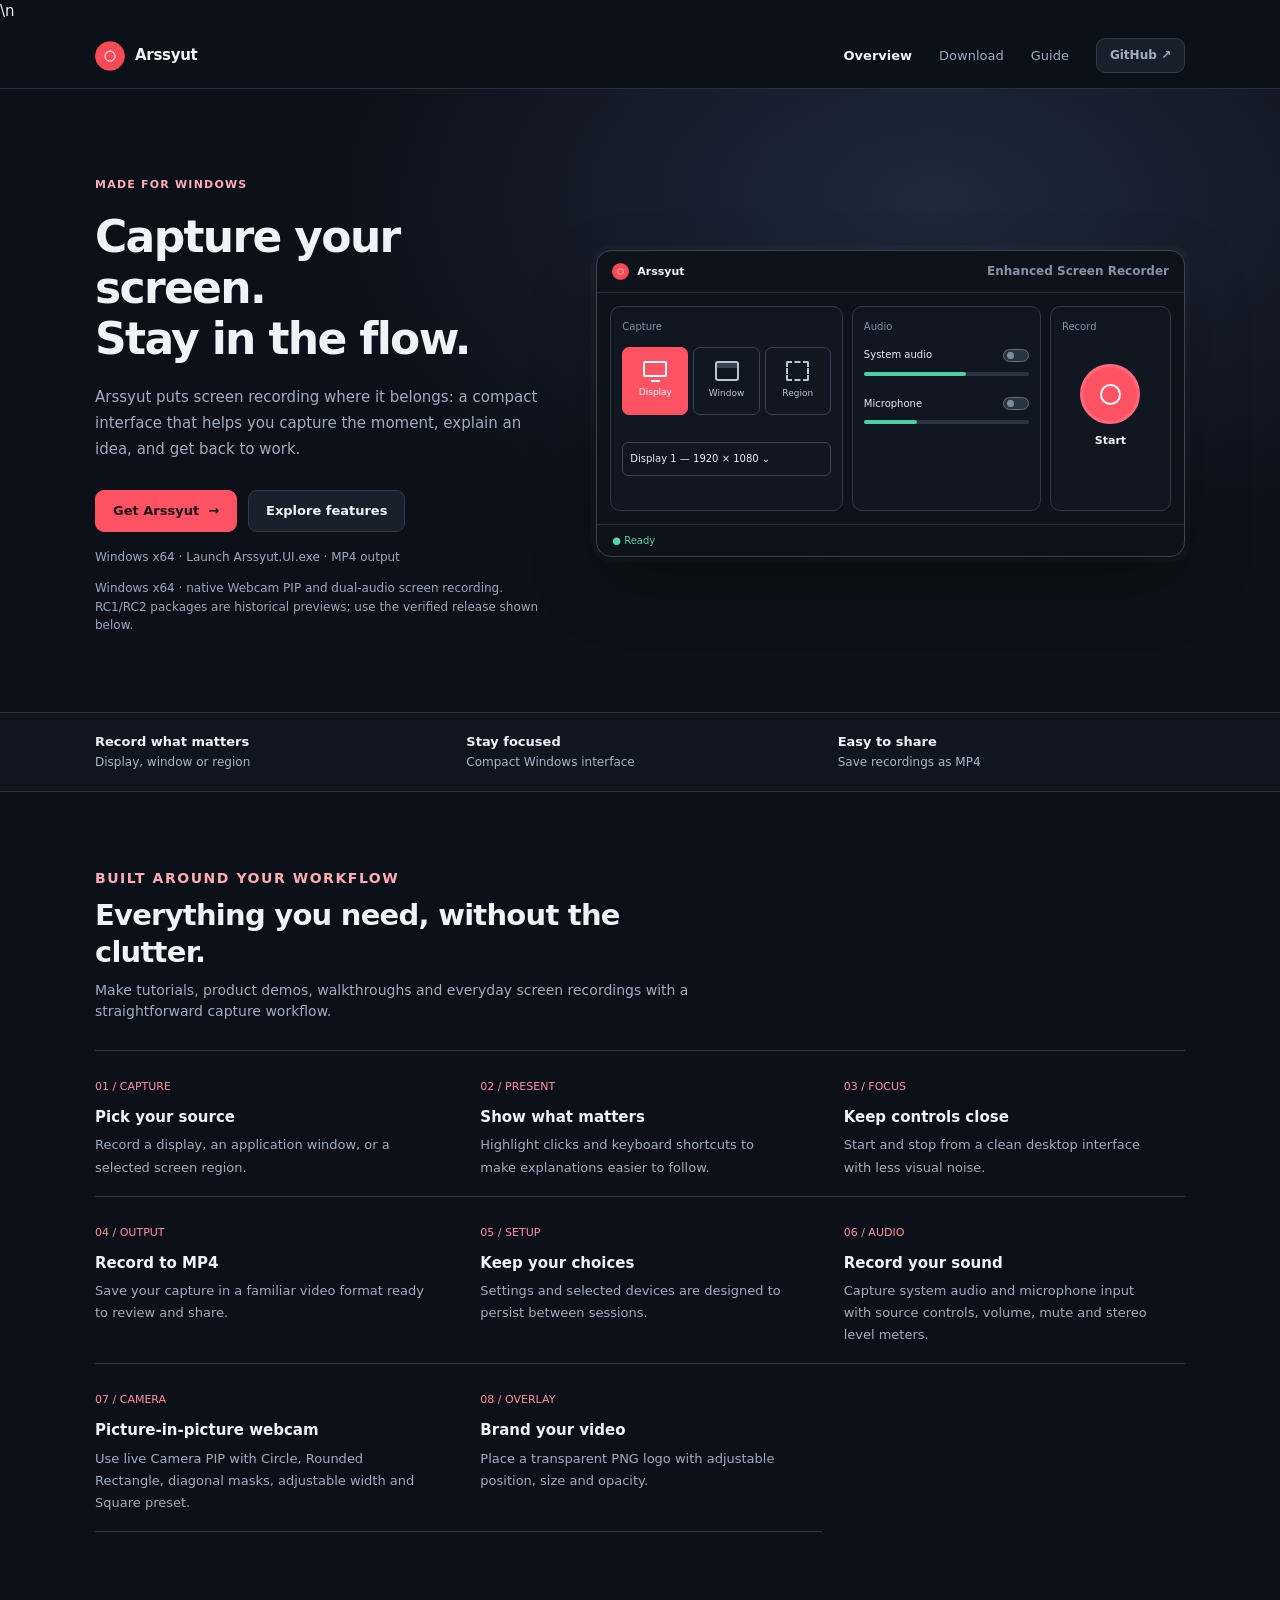
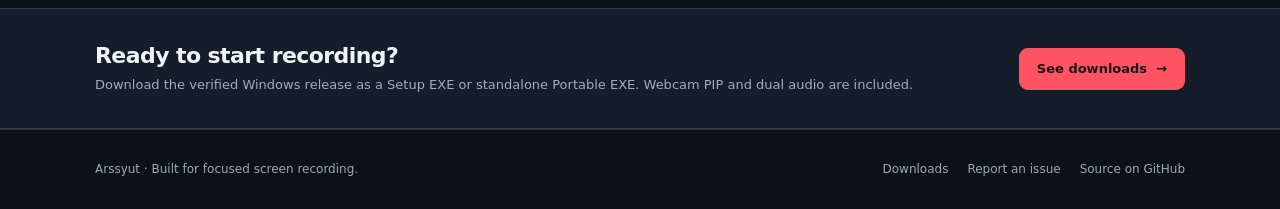
<file: index.html>
<!doctype html>
<html lang="en">
<head>
  <meta charset="utf-8">
  <meta name="viewport" content="width=device-width, initial-scale=1">
  <meta name="theme-color" content="#0c1119">\n  <meta name="application-name" content="Arssyut">
  <meta name="description" content="Arssyut is an enhanced screen recorder for Windows. Record displays, windows and selected regions with a compact, focused interface.">
  <meta property="og:type" content="website">
  <meta property="og:title" content="Arssyut — Enhanced Screen Recorder">
  <meta property="og:description" content="A focused Windows screen recorder for tutorials, walkthroughs and everyday captures.">
  <meta property="og:image" content="https://masarray.github.io/arssyut/assets/favicon/web-app-manifest-512x512.png?v=c8f49853">
  <meta name="twitter:card" content="summary">
  <title>Arssyut — Enhanced Screen Recorder for Windows</title>
  <link rel="icon" type="image/x-icon" href="assets/favicon/favicon.ico?v=c8f49853" sizes="any">
  <link rel="icon" type="image/png" sizes="96x96" href="assets/favicon/favicon-96x96.png?v=c8f49853">
  <link rel="apple-touch-icon" href="assets/favicon/apple-touch-icon.png?v=c8f49853">
  <link rel="manifest" href="assets/favicon/site.webmanifest?v=c8f49853">
  <link rel="stylesheet" href="assets/site.css">
  <script defer src="assets/releases.js"></script>
</head>
<body>
  <a class="sr-only" href="#main">Skip to content</a>
  <header class="site-header">
    <div class="wrap topbar">
      <a class="identity" href="./" aria-label="Arssyut home">
        <img src="assets/favicon/web-app-manifest-192x192.png?v=c8f49853" width="30" height="30" alt="">
        <span>Arssyut</span>
      </a>
      <nav class="nav" aria-label="Main navigation">
        <a href="./" aria-current="page">Overview</a>
        <a href="download/">Download</a>
        <a class="docs-link" href="https://github.com/masarray/arssyut#readme">Guide</a>
        <a class="button subtle" href="https://github.com/masarray/arssyut" aria-label="View Arssyut on GitHub">GitHub ↗</a>
      </nav>
    </div>
  </header>

  <main id="main">
    <section class="hero">
      <div class="wrap hero-grid">
        <div class="hero-copy">
          <span class="eyebrow">Made for Windows</span>
          <h1>Capture your screen.<br>Stay in the flow.</h1>
          <p class="lead">Arssyut puts screen recording where it belongs: a compact interface that helps you capture the moment, explain an idea, and get back to work.</p>
          <div class="hero-actions">
            <a class="button primary" id="home-installer-download" href="download/">Get Arssyut <span aria-hidden="true">→</span></a>
            <a class="button subtle" href="#features">Explore features</a>
          </div>
          <p class="hero-under">Windows x64 · Launch Arssyut.UI.exe · MP4 output</p>
          <p class="fineprint">Windows x64 · native Webcam PIP and dual-audio screen recording. RC1/RC2 packages are historical previews; use the verified release shown below.</p>
        </div>
        <div class="mock" role="img" aria-label="Illustration of Arssyut's compact recorder layout, with capture choices and recording controls">
          <div class="mock-top"><div class="mock-brand"><img src="assets/favicon/web-app-manifest-192x192.png?v=c8f49853" width="17" height="17" alt="">Arssyut</div><div class="mock-top-right">Enhanced Screen Recorder</div></div>
          <div class="mock-content">
            <div class="mock-block">
              <span class="mock-caption">Capture</span>
              <div class="mock-tiles">
                <div class="mock-tile current"><div class="mock-monitor"></div>Display</div>
                <div class="mock-tile"><div class="mock-window"></div>Window</div>
                <div class="mock-tile"><div class="mock-region"></div>Region</div>
              </div>
              <div class="mock-select">Display 1 — 1920 × 1080 <span aria-hidden="true">⌄</span></div>
            </div>
            <div class="mock-block">
              <span class="mock-caption">Audio</span>
              <div class="mock-source"><span>System audio</span><span class="mock-switch"></span></div>
              <div class="mock-meter"></div>
              <div class="mock-source"><span>Microphone</span><span class="mock-switch"></span></div>
              <div class="mock-meter alt"></div>
            </div>
            <div class="mock-block mock-record-side"><span class="mock-caption">Record</span><div class="mock-record"></div><div class="mock-record-caption">Start</div></div>
          </div>
          <div class="mock-footer">● Ready</div>
        </div>
      </div>
    </section>

    <div class="mini-facts">
      <div class="wrap facts">
        <div class="fact"><strong>Record what matters</strong>Display, window or region</div>
        <div class="fact"><strong>Stay focused</strong>Compact Windows interface</div>
        <div class="fact"><strong>Easy to share</strong>Save recordings as MP4</div>
      </div>
    </div>

    <section class="section" id="features">
      <div class="wrap">
        <div class="section-head">
          <p class="eyebrow">Built around your workflow</p>
          <h2>Everything you need, without the clutter.</h2>
          <p>Make tutorials, product demos, walkthroughs and everyday screen recordings with a straightforward capture workflow.</p>
        </div>
        <div class="feature-grid">
          <div class="feature"><span class="feature-number">01 / CAPTURE</span><h3>Pick your source</h3><p>Record a display, an application window, or a selected screen region.</p></div>
          <div class="feature"><span class="feature-number">02 / PRESENT</span><h3>Show what matters</h3><p>Highlight clicks and keyboard shortcuts to make explanations easier to follow.</p></div>
          <div class="feature"><span class="feature-number">03 / FOCUS</span><h3>Keep controls close</h3><p>Start and stop from a clean desktop interface with less visual noise.</p></div>
          <div class="feature"><span class="feature-number">04 / OUTPUT</span><h3>Record to MP4</h3><p>Save your capture in a familiar video format ready to review and share.</p></div>
          <div class="feature"><span class="feature-number">05 / SETUP</span><h3>Keep your choices</h3><p>Settings and selected devices are designed to persist between sessions.</p></div>
          <div class="feature"><span class="feature-number">06 / AUDIO</span><h3>Record your sound</h3><p>Capture system audio and microphone input with source controls, volume, mute and stereo level meters.</p></div>
          <div class="feature"><span class="feature-number">07 / CAMERA</span><h3>Picture-in-picture webcam</h3><p>Use live Camera PIP with Circle, Rounded Rectangle, diagonal masks, adjustable width and Square preset.</p></div>
          <div class="feature"><span class="feature-number">08 / OVERLAY</span><h3>Brand your video</h3><p>Place a transparent PNG logo with adjustable position, size and opacity.</p></div>
        </div>
      </div>
    </section>
    <section class="band">
      <div class="wrap band-inner">
        <div><h2>Ready to start recording?</h2><p>Download the verified Windows release as a Setup EXE or standalone Portable EXE. Webcam PIP and dual audio are included.</p></div>
        <a class="button primary" href="download/">See downloads <span aria-hidden="true">→</span></a>
      </div>
    </section>
  </main>
  <footer class="site-footer">
    <div class="wrap footer-inner">
      <span>Arssyut · Built for focused screen recording.</span>
      <div class="footer-links"><a href="download/">Downloads</a><a href="https://github.com/masarray/arssyut/issues">Report an issue</a><a href="https://github.com/masarray/arssyut">Source on GitHub</a></div>
    </div>
  </footer>
</body>
</html>
</file>
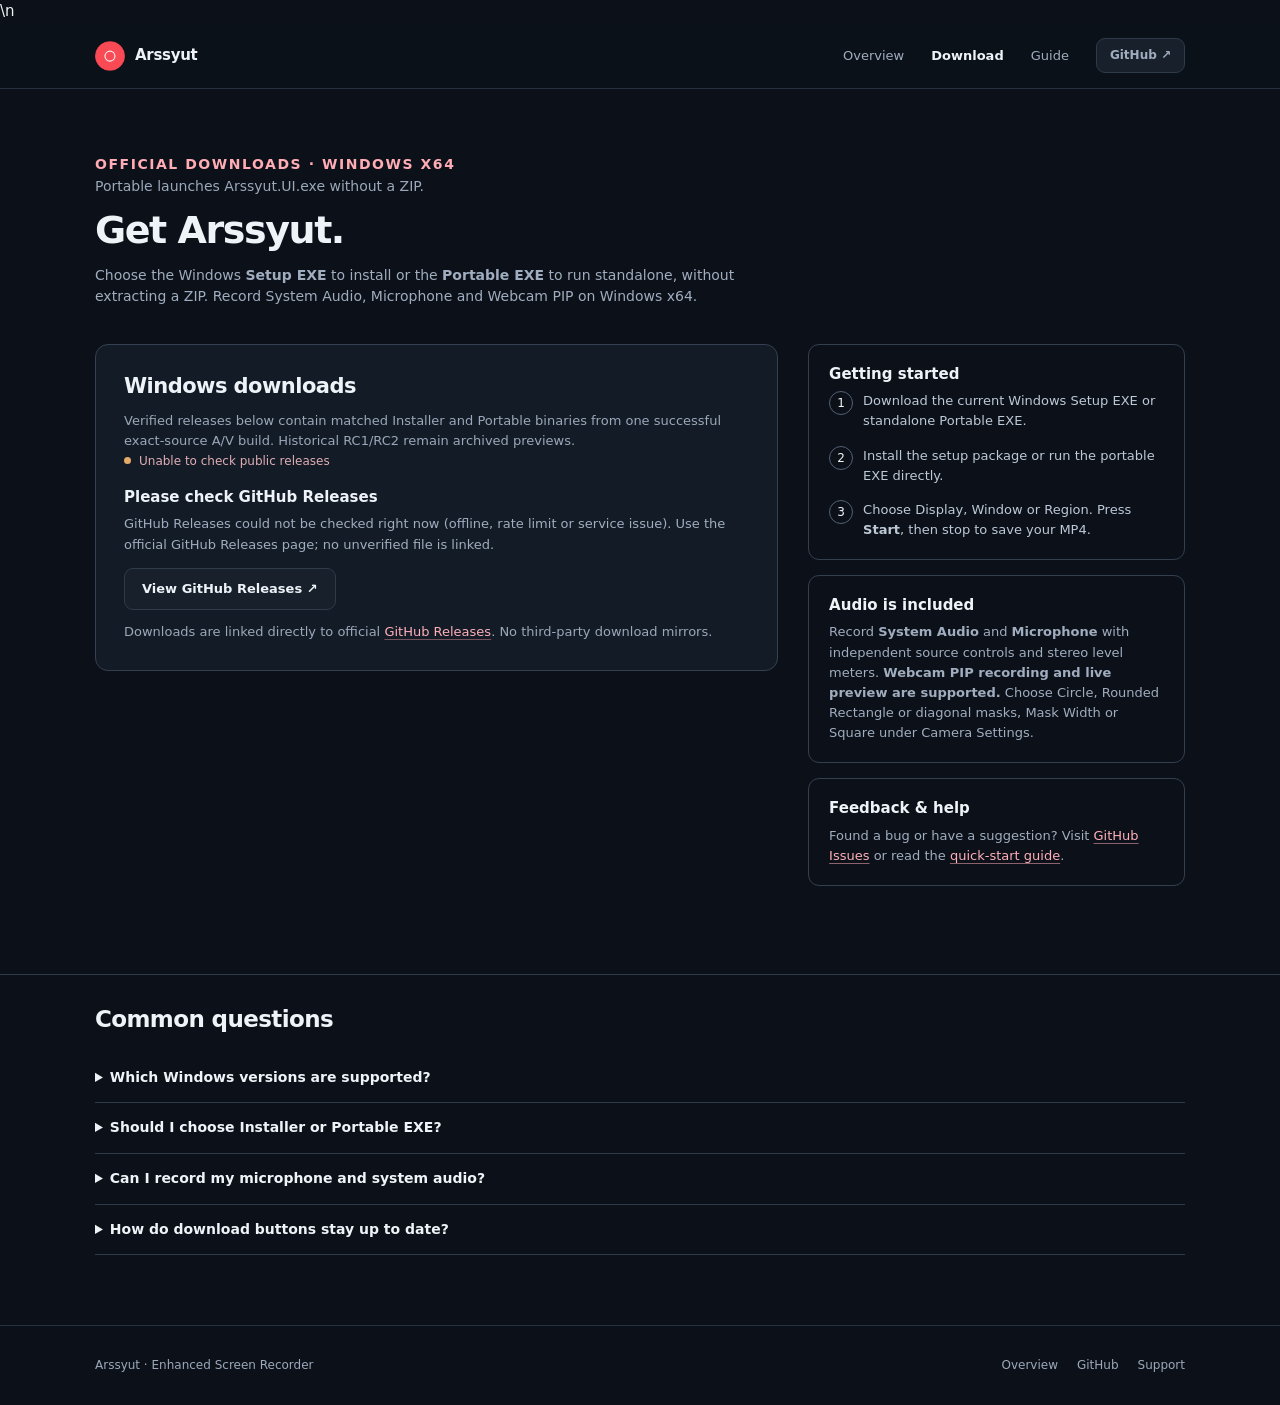
<file: download/index.html>
<!doctype html>
<html lang="en">
<head>
  <meta charset="utf-8">
  <meta name="viewport" content="width=device-width, initial-scale=1">
  <meta name="theme-color" content="#0c1119">\n  <meta name="application-name" content="Arssyut">
  <meta name="description" content="Download Arssyut for Windows. Check public release availability, choose an installer or portable build, and follow simple installation steps.">
  <meta property="og:title" content="Download Arssyut — Enhanced Screen Recorder">
  <meta property="og:description" content="Official Windows downloads for Arssyut, sourced from GitHub Releases.">
  <meta property="og:type" content="website">
  <meta property="og:image" content="https://masarray.github.io/arssyut/assets/favicon/web-app-manifest-512x512.png?v=c8f49853">
  <title>Download Arssyut for Windows</title>
  <link rel="icon" type="image/x-icon" href="../assets/favicon/favicon.ico?v=c8f49853" sizes="any">
  <link rel="icon" type="image/png" sizes="96x96" href="../assets/favicon/favicon-96x96.png?v=c8f49853">
  <link rel="apple-touch-icon" href="../assets/favicon/apple-touch-icon.png?v=c8f49853">
  <link rel="manifest" href="../assets/favicon/site.webmanifest?v=c8f49853">
  <link rel="stylesheet" href="../assets/site.css">
  <script defer src="../assets/releases.js"></script>
</head>
<body>
  <a class="sr-only" href="#main">Skip to content</a>
  <header class="site-header">
    <div class="wrap topbar">
      <a class="identity" href="../" aria-label="Arssyut home">
        <img src="../assets/favicon/web-app-manifest-192x192.png?v=c8f49853" width="30" height="30" alt=""><span>Arssyut</span>
      </a>
      <nav class="nav" aria-label="Main navigation">
        <a href="../">Overview</a>
        <a href="./" aria-current="page">Download</a>
        <a class="docs-link" href="https://github.com/masarray/arssyut#readme">Guide</a>
        <a class="button subtle" href="https://github.com/masarray/arssyut">GitHub ↗</a>
      </nav>
    </div>
  </header>
  <main id="main">
    <div class="wrap page-intro">
      <p class="eyebrow">Official downloads · Windows x64</p>
      <p class="fineprint">Portable launches Arssyut.UI.exe without a ZIP.</p>
      <h1>Get Arssyut.</h1>
      <p>Choose the Windows <strong>Setup EXE</strong> to install or the <strong>Portable EXE</strong> to run standalone, without extracting a ZIP. Record System Audio, Microphone and Webcam PIP on Windows x64.</p>
    </div>
    <section class="wrap download-layout" aria-label="Windows download options">
      <div class="download-panel">
        <h2>Windows downloads</h2>
        <p class="fineprint">Verified releases below contain matched Installer and Portable binaries from one successful exact-source A/V build. Historical RC1/RC2 remain archived previews.</p>
        <div class="release-state" id="release-state" role="status" aria-live="polite"><span class="status-dot" id="release-dot"></span><span id="release-status">Checking official releases…</span></div>
        <p class="release-meta" id="release-version" hidden></p>
        <div id="release-assets" hidden>
          <div class="release-row" id="installer-row" hidden>
            <div><h3>Setup installer</h3><p>Install Arssyut and create a Start menu shortcut.</p></div>
            <a class="button primary" id="installer-link" href="https://github.com/masarray/arssyut/releases" rel="noopener noreferrer">Download installer ↗</a>
          </div>
          <div class="release-row" id="portable-row" hidden>
            <div><h3>Portable EXE</h3><p>A single standalone Windows executable. Download and run it directly—no ZIP or Command Prompt.</p></div>
            <a class="button subtle" id="portable-link" href="https://github.com/masarray/arssyut/releases" rel="noopener noreferrer">Download portable EXE ↗</a>
          </div>
        </div>
        <div id="no-release">
          <h3>Checking published Windows downloads</h3>
          <p>Windows release assets are loaded from GitHub Releases. If the service cannot be reached, use the official GitHub Releases link below.</p>
          <a class="button subtle" href="https://github.com/masarray/arssyut/releases">View GitHub Releases ↗</a>
        </div>
        <p class="fineprint">Downloads are linked directly to official <a class="text-link" href="https://github.com/masarray/arssyut/releases">GitHub Releases</a>. No third-party download mirrors.</p>
      </div>
      <aside class="side-info" aria-label="Download help">
        <div class="hint">
          <h3>Getting started</h3>
          <div class="steps">
            <div class="step">Download the current Windows Setup EXE or standalone Portable EXE.</div>
            <div class="step">Install the setup package or run the portable EXE directly.</div>
            <div class="step">Choose Display, Window or Region. Press <strong>Start</strong>, then stop to save your MP4.</div>
          </div>
        </div>
        <div class="hint">
          <h3>Audio is included</h3>
          <p>Record <strong>System Audio</strong> and <strong>Microphone</strong> with independent source controls and stereo level meters. <strong>Webcam PIP recording and live preview are supported.</strong> Choose Circle, Rounded Rectangle or diagonal masks, Mask Width or Square under Camera Settings.</p>
        </div>
        <div class="hint">
          <h3>Feedback &amp; help</h3>
          <p>Found a bug or have a suggestion? Visit <a href="https://github.com/masarray/arssyut/issues">GitHub Issues</a> or read the <a href="https://github.com/masarray/arssyut#readme">quick-start guide</a>.</p>
        </div>
      </aside>
    </section>
    <section class="faq">
      <div class="wrap">
        <h2>Common questions</h2>
        <details><summary>Which Windows versions are supported?</summary><p>Arssyut is built for Windows x64 and is being tested on Windows 10 and Windows 11. Hardware and Windows graphics capabilities can affect capture support.</p></details>
        <details><summary>Should I choose Installer or Portable EXE?</summary><p>Choose the Setup EXE for Start menu integration, or the standalone Portable EXE to launch without installing. Both must come from the same official GitHub Release.</p></details>
        <details><summary>Can I record my microphone and system audio?</summary><p>Yes. System audio and microphone recording are implemented in the audio-enabled Windows application, with source toggles and volume/mute controls. Webcam recording and Camera PIP are available.</p></details>
        <details><summary>How do download buttons stay up to date?</summary><p>The page reads published GitHub Releases and links to the newest eligible Setup and Portable EXE files. Previews are labeled, and draft releases and internal CI artifacts are never represented as stable downloads.</p></details>
      </div>
    </section>
  </main>
  <footer class="site-footer">
    <div class="wrap footer-inner"><span>Arssyut · Enhanced Screen Recorder</span><div class="footer-links"><a href="../">Overview</a><a href="https://github.com/masarray/arssyut">GitHub</a><a href="https://github.com/masarray/arssyut/issues">Support</a></div></div>
  </footer>
</body>
</html>
</file>
<file: assets/site.css>
/* Arssyut public website • lightweight, dependency-free, accessible. */
:root{color-scheme:dark;--bg:#0c1119;--bg2:#101720;--panel:#151d29;--panel2:#1b2431;--line:#303b4a;--muted:#a0adbf;--text:#eef3f8;--accent:#ff5364;--accent-hover:#ff7180;--mint:#51d0a2;--max:1090px;font:400 15px/1.55 system-ui,-apple-system,"Segoe UI",Arial,sans-serif}
*,*::before,*::after{box-sizing:border-box}html{scroll-behavior:smooth}body{margin:0;min-width:280px;background:var(--bg);color:var(--text)}
a{color:inherit;text-decoration:none}button{font:inherit}svg,img{max-width:100%}img{height:auto}
:focus-visible{outline:2px solid #ffa4ad;outline-offset:4px}
.wrap{width:min(calc(100% - 44px),var(--max));margin-inline:auto}
.sr-only{position:absolute;width:1px;height:1px;padding:0;margin:-1px;overflow:hidden;clip:rect(0,0,0,0);white-space:nowrap;border:0}
.site-header{border-bottom:1px solid #27313f;background:rgba(12,17,25,.94);position:sticky;top:0;z-index:5;backdrop-filter:blur(16px)}
.topbar{display:flex;justify-content:space-between;align-items:center;gap:20px;min-height:65px}
.identity{display:inline-flex;align-items:center;gap:10px;font-size:15px;font-weight:650;letter-spacing:-.02em;white-space:nowrap}.identity img{width:30px;height:30px;object-fit:contain}
.nav{display:flex;gap:27px;align-items:center;font-size:13px;color:var(--muted)}.nav a:hover,.nav a[aria-current="page"]{color:var(--text)}.nav a[aria-current="page"]{font-weight:600}
.button{display:inline-flex;justify-content:center;align-items:center;gap:9px;border-radius:9px;padding:10px 17px;font-size:13px;font-weight:610;min-height:42px;border:1px solid var(--line);transition:background .15s ease,border-color .15s ease,color .15s ease;white-space:nowrap}
.button:hover{border-color:#667487;background:#222d3b}.button.primary{background:var(--accent);border-color:var(--accent);color:#19171b}.button.primary:hover{background:var(--accent-hover)}.button.subtle{background:#17202b}.button.disabled{background:#1b2430;color:#919dad;cursor:not-allowed;opacity:.75}
.site-header .button{padding:7px 13px;min-height:34px;font-size:12px}
.eyebrow{font-size:11px;font-weight:650;letter-spacing:.11em;text-transform:uppercase;color:#ffacb5}
h1,h2,h3,p{margin-top:0}h1{font-weight:650;letter-spacing:-.038em;line-height:1.16;font-size:clamp(30px,3.6vw,44px)}h2{font-weight:620;letter-spacing:-.026em;font-size:clamp(21px,2.3vw,29px);line-height:1.25}h3{font-size:15px;line-height:1.35;font-weight:630}
p{color:var(--muted)}.lead{font-size:15px;line-height:1.75;max-width:520px}
.hero{background:radial-gradient(ellipse 55% 68% at 73% 18%,#1f293c 0,transparent 87%);padding:83px 0 77px}
.hero-grid{display:grid;grid-template-columns:minmax(0,.87fr) minmax(0,1.13fr);align-items:center;gap:48px}
.hero h1{max-width:470px;margin:15px 0 20px}.hero .lead{margin-bottom:28px}.hero-actions{display:flex;gap:11px;flex-wrap:wrap}.hero-under{margin:16px 0 0;font-size:12px;color:#9cabbc}
.mock{background:#0e131b;border:1px solid #3a4554;border-radius:15px;box-shadow:0 28px 65px rgba(0,0,0,.25),0 0 0 5px rgba(255,255,255,.015);overflow:hidden;min-height:307px}
.mock-top{height:42px;display:flex;align-items:center;justify-content:space-between;padding:0 15px;border-bottom:1px solid #263240;font-size:11px;font-weight:650}.mock-brand{display:flex;gap:8px;align-items:center}.mock-brand img{width:17px;height:17px}.mock-top-right{color:#8493a6;font-size:12px}
.mock-content{display:grid;grid-template-columns:1.23fr 1fr .64fr;gap:9px;padding:13px}.mock-block{border:1px solid #303b4b;background:#111721;border-radius:10px;min-height:205px;padding:12px 11px}
.mock-caption{display:block;color:#8192a8;font-size:10px;margin-bottom:13px}.mock-tiles{display:grid;grid-template-columns:repeat(3,minmax(0,1fr));gap:5px}.mock-tile{border:1px solid #384354;border-radius:7px;text-align:center;padding:13px 2px;font-size:9px;color:#b9c5d2}.mock-tile.current{background:var(--accent);border-color:var(--accent);color:#fff}
.mock-monitor{width:24px;height:16px;border:2px solid currentColor;border-radius:2px;margin:0 auto 9px;position:relative}.mock-monitor::after{content:"";position:absolute;width:9px;height:5px;border-bottom:2px solid currentColor;left:6px;bottom:-7px}.mock-window{width:24px;height:20px;border:2px solid currentColor;border-radius:3px;margin:0 auto 6px;box-shadow:inset 0 5px 0 #374355}.mock-region{width:23px;height:20px;border:2px dashed currentColor;margin:0 auto 6px;border-radius:2px}
.mock-select{font-size:10px;color:#e6ecf4;border:1px solid #3b4554;border-radius:6px;padding:8px 7px;margin-top:27px;white-space:nowrap;overflow:hidden;text-overflow:ellipsis}.mock-source{display:flex;justify-content:space-between;font-size:10px;align-items:center;margin-top:13px;color:#e7ebf4}.mock-switch{width:26px;height:13px;border-radius:12px;background:#293441;border:1px solid #637083;position:relative}.mock-switch:after{content:"";position:absolute;width:7px;height:7px;border-radius:50%;background:#7d8b9c;left:3px;top:2px}
.mock-meter{margin:9px 0 20px;background:#2a3442;height:4px;border-radius:4px}.mock-meter:after{content:"";display:block;width:62%;height:100%;border-radius:4px;background:#4ccfa4}.mock-meter.alt:after{width:32%}
.mock-record{width:60px;height:60px;border:3px solid #ff6979;background:var(--accent);border-radius:50%;display:grid;place-items:center;margin:30px auto 8px}.mock-record:after{content:"";width:21px;height:21px;border:2px solid #fff;border-radius:50%}.mock-record-caption{text-align:center;font-weight:650;font-size:11px}.mock-footer{border-top:1px solid #283341;padding:8px 15px;color:#57d5a5;font-size:10px}
.mini-facts{border-block:1px solid #293442;background:#0f1620}.facts{display:grid;grid-template-columns:repeat(3,minmax(0,1fr));gap:24px;padding:19px 0}.fact{font-size:12px;color:#aab8c9}.fact strong{display:block;font-size:13px;color:#edf2f8;font-weight:620;margin-bottom:1px}
.section{padding:76px 0}.section-head{max-width:630px;margin-bottom:27px}.section-head .eyebrow{margin-bottom:8px}.section-head h2{margin-bottom:10px}.section-head p{font-size:14px;margin:0}
.feature-grid{display:grid;grid-template-columns:repeat(3,minmax(0,1fr));gap:0;border-top:1px solid var(--line)}.feature{padding:27px 30px 17px 0;border-bottom:1px solid var(--line)}.feature:nth-child(3n+2),.feature:nth-child(3n){padding-left:22px}.feature h3{margin:0 0 7px}.feature p{font-size:13px;line-height:1.7;margin:0}.feature-number{font-size:11px;color:#ff929e;display:block;margin-bottom:12px}
.band{background:#141d29;border-block:1px solid #313c4b}.band-inner{display:flex;justify-content:space-between;align-items:center;gap:26px;padding:33px 0}.band h2{margin:0 0 6px;font-size:22px}.band p{font-size:13px;margin:0}
.site-footer{border-top:1px solid #273240;padding:30px 0;color:#9ba9ba;font-size:12px}.footer-inner{display:flex;justify-content:space-between;flex-wrap:wrap;gap:12px}.footer-links{display:flex;gap:19px;flex-wrap:wrap}.footer-links a:hover{color:#fff}
.page-intro{padding:65px 0 27px}.page-intro h1{font-size:clamp(28px,3vw,38px);margin:10px 0 13px}.page-intro p{font-size:14px;max-width:690px;margin:0}
.download-layout{display:grid;grid-template-columns:minmax(0,1.45fr) minmax(265px,.8fr);gap:30px;align-items:start;padding:9px 0 73px}
.download-panel{background:#131b26;border:1px solid #354150;border-radius:13px;padding:28px}.download-panel h2{font-size:21px;margin:0 0 12px}.download-panel h3{margin:0 0 7px}.download-panel p{font-size:13px}.release-state{font-size:12px;color:#e0aeb4;margin-bottom:17px;display:flex;align-items:center;gap:8px}.status-dot{width:7px;height:7px;border-radius:50%;background:#e4aa67;display:inline-block}.status-dot.available{background:var(--mint)}
.release-row{display:grid;grid-template-columns:1fr auto;gap:15px;border-top:1px solid #354050;padding:17px 0;align-items:center}.release-row h3{margin:0 0 4px;font-size:14px}.release-row p{font-size:12px;margin:0}.release-row .button{padding:8px 12px;min-height:37px}.release-row:last-child{padding-bottom:0}
.hint{border:1px solid #333f4f;border-radius:11px;padding:19px 20px;margin:0 0 15px}.hint h3{margin:0 0 7px}.hint p{margin:0;font-size:13px}.hint a{color:#ffb0b9;text-decoration:underline;text-decoration-color:#8c626c;text-underline-offset:3px}
.steps{counter-reset:step;display:grid;gap:14px}.step{padding-left:34px;position:relative;color:#bdc9d7;font-size:13px}.step::before{counter-increment:step;content:counter(step);position:absolute;top:0;left:0;width:24px;height:24px;border:1px solid #536074;border-radius:50%;text-align:center;line-height:22px;color:#f2f5f7;font-size:12px}
.faq{border-top:1px solid var(--line);padding:30px 0 70px}.faq h2{font-size:23px}.faq details{border-bottom:1px solid var(--line);padding:14px 0}.faq summary{cursor:pointer;font-weight:590;font-size:14px}.faq details p{font-size:13px;max-width:800px;margin:10px 0 3px}
.release-meta{font-size:12px;color:#a4b1c0;margin-bottom:8px}.fineprint{font-size:12px;color:#9aa8ba;margin:12px 0 0}.text-link{color:#ffb0ba;text-decoration:underline;text-decoration-color:#75515b;text-underline-offset:3px}
@media(max-width:900px){.hero-grid{grid-template-columns:1fr;gap:32px}.hero{padding-top:57px}.hero-copy{max-width:650px}.mock{max-width:650px}.download-layout{grid-template-columns:1fr}.side-info{display:grid;grid-template-columns:repeat(2,1fr);gap:12px}.side-info .hint{margin:0}}
@media(max-width:620px){.wrap{width:min(calc(100% - 30px),var(--max))}.topbar{min-height:61px}.nav{gap:13px;font-size:12px}.nav a.docs-link{display:none}.site-header .button{font-size:11px;padding:6px 10px}.hero{padding:47px 0 50px}.hero h1{font-size:32px}.lead{font-size:14px}.mock-content{grid-template-columns:1.2fr 1fr;gap:7px;padding:9px}.mock-record-side{grid-column:1/-1;min-height:78px}.mock-record{width:34px;height:34px;margin:0 auto 4px;border-width:2px}.mock-record:after{width:12px;height:12px}.mock-record-side .mock-caption{display:none}.mock-block{min-height:190px;padding:10px 8px}.mock-record-side{min-height:65px}.mock-tiles{gap:3px}.mock-tile{padding:12px 1px;font-size:8px}.mock-select{margin-top:17px}.mock-footer{padding:7px 10px}.facts{gap:12px}.fact,.fact strong{font-size:11px}.section{padding:57px 0}.feature-grid{grid-template-columns:1fr 1fr}.feature,.feature:nth-child(3n+2),.feature:nth-child(3n){padding:21px 16px 20px 0}.feature:nth-child(even){padding-left:15px}.band-inner{align-items:flex-start;flex-direction:column}.download-panel{padding:20px}.side-info{grid-template-columns:1fr}.release-row{grid-template-columns:1fr}.release-row .button{width:max-content}.site-footer{padding:24px 0}}
@media(max-width:390px){.feature-grid{grid-template-columns:1fr}.feature,.feature:nth-child(even),.feature:nth-child(3n+2),.feature:nth-child(3n){padding:20px 0}.nav{gap:8px}.identity{gap:6px;font-size:13px}}
@media(prefers-reduced-motion:reduce){html{scroll-behavior:auto}.button{transition:none}}
</file>
